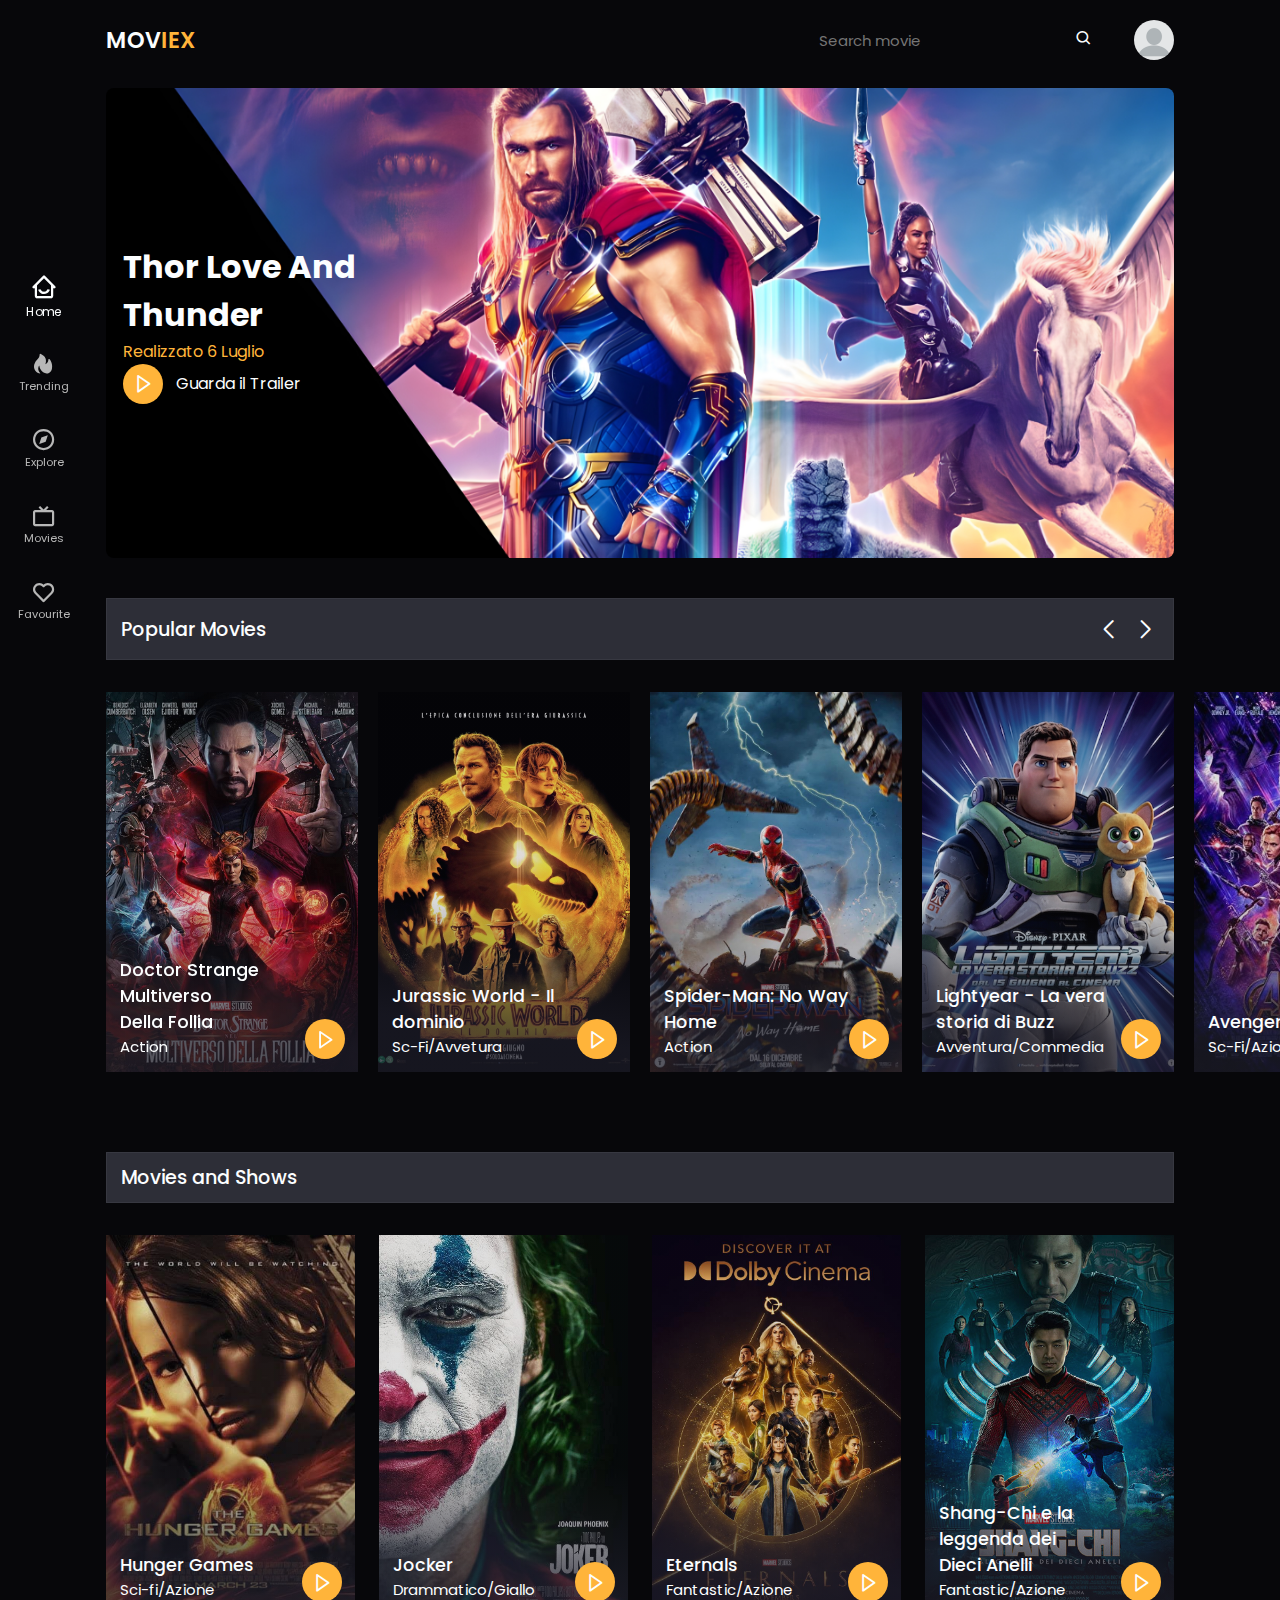
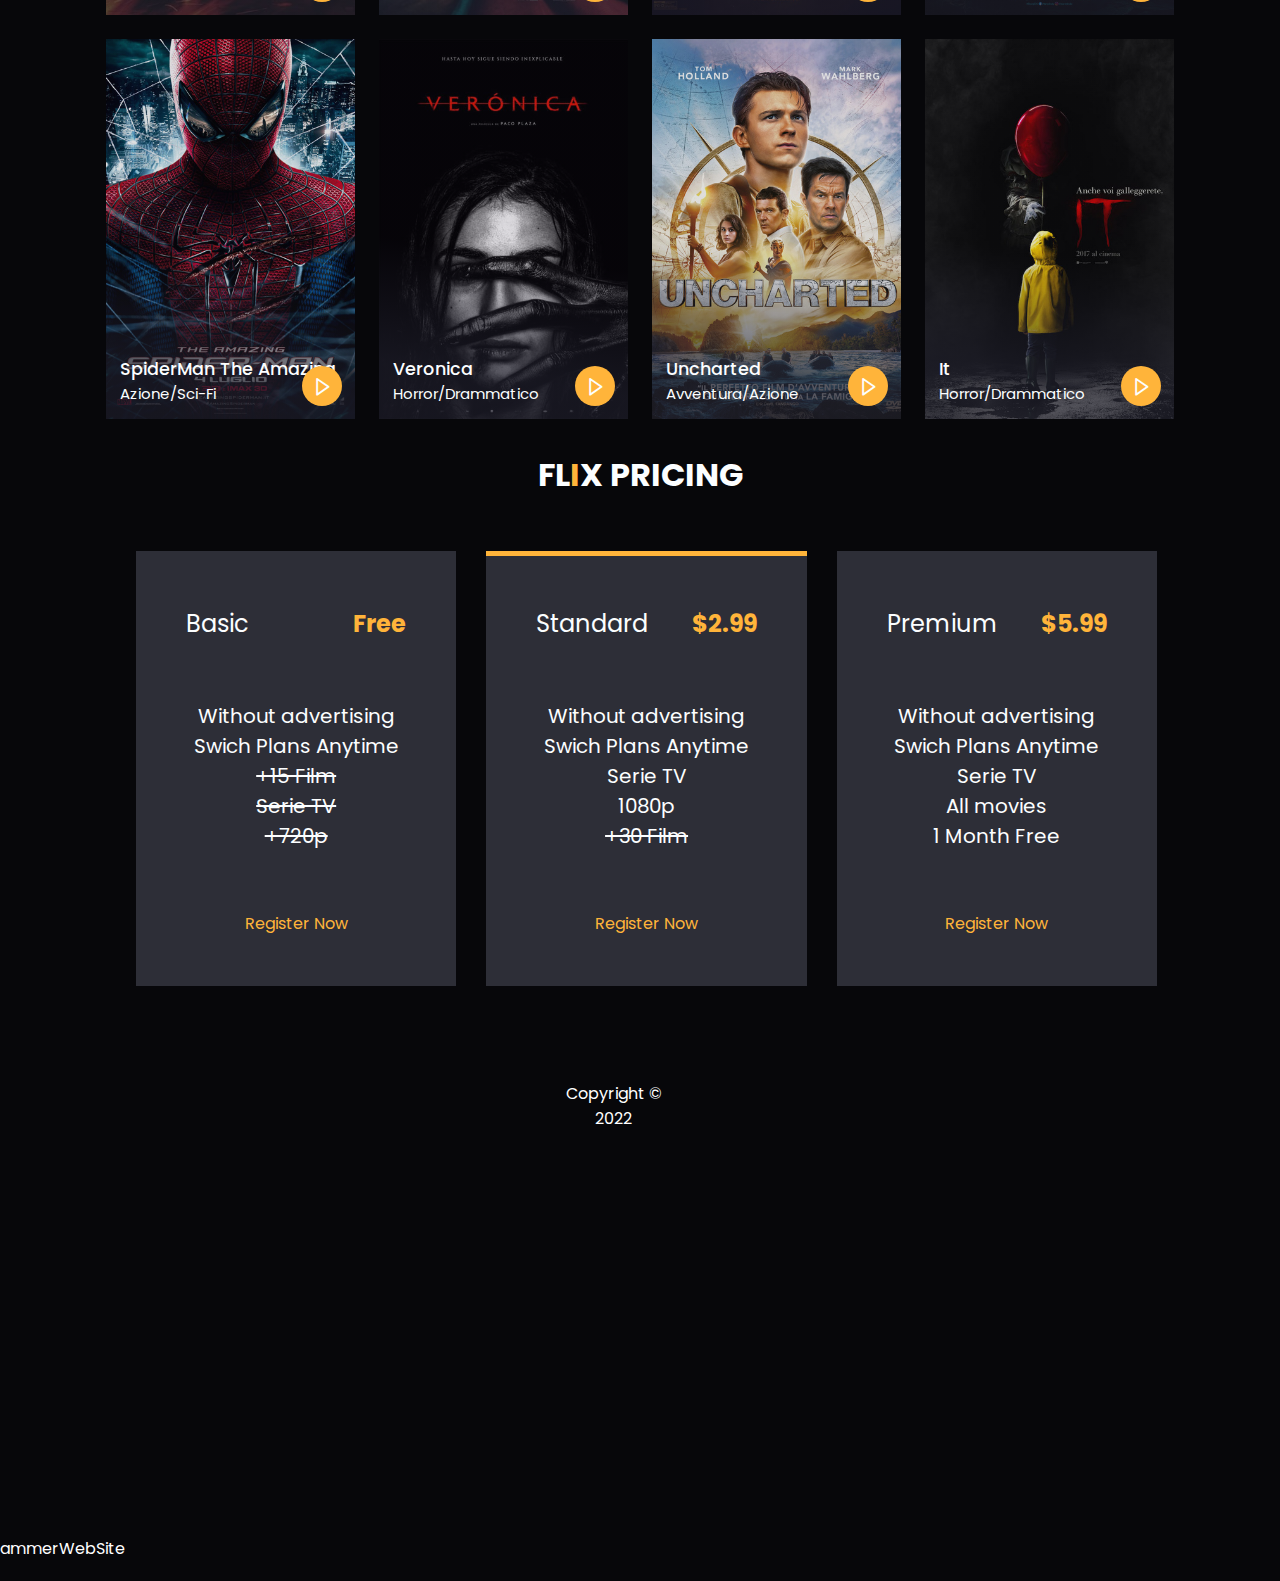
<file: index.html>
<!DOCTYPE html>
<html lang="en">
<head>
  <meta charset="utf-8">
  <meta http-equiv="X-UA-Compatible" content="IE=edge">
  <meta name="viewport" content="widht=device-widht, initial-scale=1.0">
  <title>Moviex Movies</title>
  <!-- Link To Css -->
  <link href="style.css" rel="stylesheet">
  <!-- Link Swiper CSS -->
  <link rel="stylesheet" href="swiper-bundle.min.css">
  <!-- Fav Icon -->
  <link rel="shortcut icon" href="logo.png" type="x-icon">
  <!-- Box Icons -->
  <link href='https://unpkg.com/boxicons@2.1.2/css/boxicons.min.css' rel='stylesheet'>
</head>
<body>
  <!-- Header -->
  <header>
    <!-- Nav -->
    <div class="nav container">
      <!-- Logo -->
      <a href="index.html" class="logo">
        MOv<span>iex</span>
      </a>
      <!-- Search Box -->
      <div class="search-box">
        <input type="search" name="" id="search-input" placeholder="Search movie">
        <i class='bx bx-search'></i>
      </div>
      <!-- User -->
      <a href="#" class="user">
        <img src="immagini/user.png" alt="" class="user-img">
      </a>
      <!-- NavBar -->
      <div class="navbar">
        <a href="#home" class="nav-link nav-active">
          <i class='bx bx-home-smile'></i>
          <span class="nav-link-title">Home</span>
        </a>

        <a href="#home" class="nav-link">
          <i class='bx bxs-hot' ></i>
          <span class="nav-link-title">Trending</span>
        </a>

        <a href="#home" class="nav-link">
          <i class='bx bx-compass' ></i>
          <span class="nav-link-title">Explore</span>
        </a>

        <a href="#home" class="nav-link">
          <i class='bx bx-tv' ></i>
          <span class="nav-link-title">Movies</span>
        </a>

        <a href="#home" class="nav-link">
          <i class='bx bx-heart' ></i>
          <span class="nav-link-title">Favourite</span>
        </a>
    </div>
  </header>
 <!-- Home -->
  <section class="home container" id="home">
    <!-- Home Image --> 
    <img src="immagini/thor4k.jpg" alt="" class="home-img"
    <!-- Home Text -->
    <div class="home-text">
      <h1 class="home-title">Thor Love And <br>Thunder</h1>
      <p> Realizzato 6 Luglio </p>
      <a href="https://youtu.be/5mKjfZHDn_M" class="watch-btn">
        <i class='bx bx-right-arrow'></i>
        <span>Guarda il Trailer</span>
      </a>
    </div>
  </section>
  <!-- Home End -->
  <!-- Popular Section Star -->
  <section class="popular container" id="popular">
    <!-- Heading -->
    <div class="heading">
      <h2 class="heading-title">Popular Movies</h2>
      <!-- Swiper Buttons -->
      <div class="swiper-btn">
        <div class="swiper-button-prev"></div>
        <div class="swiper-button-next"></div>
      </div>
    </div>
    <!-- Content -->
    <div class="popular-content">
      <div class="swiper-wrapper">
        
        <!-- Movies Box 1 -->
        <div class="swiper-slide">
          <div class="movie-box">
            <img src="immagini/dt2.png" alt="" class="movie-box-img">
            <div class="box-text">
              <h2 class="movie-title">Doctor Strange Multiverso <br>Della Follia</h2>
              <span class="movie-type">Action</span>
              <a href="#" class="watch-btn play-btn">
               <i class='bx bx-right-arrow'></i>
              </a>
            </div>
          </div>
        </div> 

        <!-- Movies Box 2 -->
        <div class="swiper-slide">
          <div class="movie-box">
            <img src="immagini/jw.jpeg" alt="" class="movie-box-img">
            <div class="box-text">
              <h2 class="movie-title">Jurassic World - Il dominio</h2>
              <span class="movie-type">Sc-Fi/Avvetura</span>
              <a href="#" class="watch-btn play-btn">
               <i class='bx bx-right-arrow'></i>
              </a>
            </div>
          </div>
        </div> 

        <!-- Movies Box 3 -->
        <div class="swiper-slide">
          <div class="movie-box">
            <img src="immagini/spider.jpeg" alt="" class="movie-box-img">
            <div class="box-text">
              <h2 class="movie-title">Spider-Man: No Way Home</h2>
              <span class="movie-type">Action</span>
              <a href="play-page-spiderman.html" class="watch-btn play-btn">
               <i class='bx bx-right-arrow'></i>
              </a>
            </div>
          </div>
        </div> 

        <!-- Movies Box 4 -->
        <div class="swiper-slide">
          <div class="movie-box">
            <img src="immagini/ly.jpg" alt="" class="movie-box-img">
            <div class="box-text">
              <h2 class="movie-title">Lightyear - La vera storia di Buzz</h2>
              <span class="movie-type">Avventura/Commedia</span>
              <a href="#" class="watch-btn play-btn">
               <i class='bx bx-right-arrow'></i>
              </a>
            </div>
          </div>
        </div>

        <!-- Movies Box 5 -->
        <div class="swiper-slide">
          <div class="movie-box">
            <img src="immagini/avengers.jpg" alt="" class="movie-box-img">
            <div class="box-text">
              <h2 class="movie-title">Avengers: Endgame</h2>
              <span class="movie-type">Sc-Fi/Azione</span>
              <a href="#" class="watch-btn play-btn">
               <i class='bx bx-right-arrow'></i>
              </a>
            </div>
          </div>
        </div>

        <!-- Movies Box 6 -->
        <div class="swiper-slide">
          <div class="movie-box">
            <img src="immagini/batman.jpg" alt="" class="movie-box-img">
            <div class="box-text">
              <h2 class="movie-title">The BatMan</h2>
              <span class="movie-type">Avventura/Azione</span>
              <a href="#" class="watch-btn play-btn">
               <i class='bx bx-right-arrow'></i>
              </a>
            </div>
          </div>
        </div>
          
      </div>
    </div>
  </section>
  <!-- Popular Section End -->
  <!-- Movies Section Start -->
  <section class="movies container" id="movies">
    <!-- Heading -->
    <div class="heading">
      <h2 class="heading-title">Movies and Shows</h2>
    </div>
    <!-- Movie Content -->
    <div class="movies-content">
      <!-- Movies Box 1 -->
      <div class="movie-box">
          <img src="immagini/ung.jpg" alt="" class="movie-box-img">
            <div class="box-text">
              <h2 class="movie-title">Hunger Games</h2>
              <span class="movie-type"> Sci-fi/Azione </span>
              <a href="play-page.html" class="watch-btn play-btn">
               <i class='bx bx-right-arrow'></i>
              </a>
            </div>
      </div>

      <!-- Movies Box 2 -->
      <div class="movie-box">
          <img src="immagini/jocker.jpg" alt="" class="movie-box-img">
            <div class="box-text">
              <h2 class="movie-title">Jocker</h2>
              <span class="movie-type">Drammatico/Giallo</span>
              <a href="play-page2.html" class="watch-btn play-btn">
               <i class='bx bx-right-arrow'></i>
              </a>
            </div>
      </div>

      <!-- Movies Box 3 -->
      <div class="movie-box">
          <img src="immagini/et.jpeg" alt="" class="movie-box-img">
            <div class="box-text">
              <h2 class="movie-title">Eternals</h2>
              <span class="movie-type">Fantastic/Azione</span>
              <a href="#" class="watch-btn play-btn">
               <i class='bx bx-right-arrow'></i>
              </a>
            </div>
      </div>

      <!-- Movies Box 4 -->
      <div class="movie-box">
          <img src="immagini/shang.jpg" alt="" class="movie-box-img">
            <div class="box-text">
              <h2 class="movie-title">Shang-Chi e la leggenda dei <br>Dieci Anelli</h2>
              <span class="movie-type">Fantastic/Azione</span>
              <a href="#" class="watch-btn play-btn">
               <i class='bx bx-right-arrow'></i>
              </a>
            </div>
      </div>

      <!-- Movies Box 5 -->
      <div class="movie-box">
          <img src="immagini/theamazingspider.jpg" alt="" class="movie-box-img">
            <div class="box-text">
              <h2 class="movie-title">SpiderMan The Amazing</h2>
              <span class="movie-type">Azione/Sci-Fi  </span>
              <a href="play-page-theamazing.html" class="watch-btn play-btn">
               <i class='bx bx-right-arrow'></i>
              </a>
            </div>
      </div>

      <!-- Movies Box 6 -->
      <div class="movie-box">
          <img src="immagini/ver.jpg" alt="" class="movie-box-img">
            <div class="box-text">
              <h2 class="movie-title">Veronica</h2>
              <span class="movie-type">Horror/Drammatico</span>
              <a href="play-page6.html" class="watch-btn play-btn">
               <i class='bx bx-right-arrow'></i>
              </a>
            </div>
      </div>

      <!-- Movies Box 7 -->
      <div class="movie-box">
          <img src="immagini/uncharted.jpg" alt="" class="movie-box-img">
            <div class="box-text">
              <h2 class="movie-title">Uncharted</h2>
              <span class="movie-type">Avventura/Azione</span>
              <a href="#" class="watch-btn play-btn">
               <i class='bx bx-right-arrow'></i>
              </a>
            </div>
      </div>

      <!-- Movies Box 8-->
      <div class="movie-box">
          <img src="immagini/it.jpg" alt="" class="movie-box-img">
            <div class="box-text">
              <h2 class="movie-title">It</h2>
              <span class="movie-type">Horror/Drammatico</span>
              <a href="play-page7.html" class="watch-btn play-btn">
               <i class='bx bx-right-arrow'></i>
              </a>
            </div>
      </div>
    </div>
  </section>
  <!-- Movies Section End -->
  <!-- PRICING SECTION -->
  <div class="section">
    <div class="container">
      <div class="pricing">
        <div class="pricing-header">
          Fl<span class="pricing-i">i</span>x pricing
        </div>
        <div class="pricing-list">
          <div class="row">
            <div class="col -4 col-md-12 col-sm-12">
              <div class="pricing-box">
                <div class="pricing-box-header">
                  <div class="pricing-name">
                    Basic
                  </div>
                  <div class="pricing-price">
                    Free
                  </div>
                </div>
                <div class="pricing-box-content">
                  <p>Without advertising</p>
                  <p>Swich Plans Anytime</p>
                  <p><del>+15 Film</del></p>
                  <p><del>Serie TV</del></p>
                  <p><del>+720p</del></p>
                </div>
                <div class="pricing-box-action">
                  <a href="#" class="btn btn-hover">
                    <span>Register Now</span>
                  </a>
                </div>
              </div>
            </div>
            <div class="col -4 col-md-12 col-sm-12"></div>
            <div class="pricing-box hightlight">
              <div class="pricing-box-header">
                <div class="pricing-name">
                  Standard
                </div>
                <div class="pricing-price">
                  $2.99
                </div>
              </div>
              <div class="pricing-box-content">
                <p>Without advertising</p>
                <p>Swich Plans Anytime</p>
                <p>Serie TV</p>
                <p>1080p</p>
                <p><del>+30 Film</del></p>
              </div>
              <div class="pricing-box-action">
                <a href="pago.html" class="btn btn-hover">
                  <span>Register Now</span>
                </a>
              </div>
            </div>
            <div class="col -4 col-md-12 col-sm-12"></div>
            <div class="pricing-box">
              <div class="pricing-box-header">
                <div class="pricing-name">
                  Premium
                </div>
                <div class="pricing-price">
                  $5.99
                </div>
              </div>
              <div class="pricing-box-content">
                <p>Without advertising</p>
                <p>Swich Plans Anytime</p>
                <p>Serie TV</p>
                <p>All movies</p>
                <p>1 Month Free</p>
              </div>
              <div class="pricing-box-action">
                <a href="#" class="btn btn-hover">
                  <span>Register Now</span>
                </a>
              </div>
            </div>
          </div>
        </div>
      </div>
    </div>
  </div>
  <!-- Copyright -->
  <footer style="background:#07070A; padding: 20px 10px; color: #fff; text-align: center; translate: -600px 530px;">
    <p>Copyright © 2022 ProgrammerWebSite</p>
  </footer>

  <!-- Link Swiper JS -->
  <script src="swiper-bundle.min2.js"></script>
  <!-- Link To Js -->
  <script src="main.js"></script>
</body>
</html>
</file>
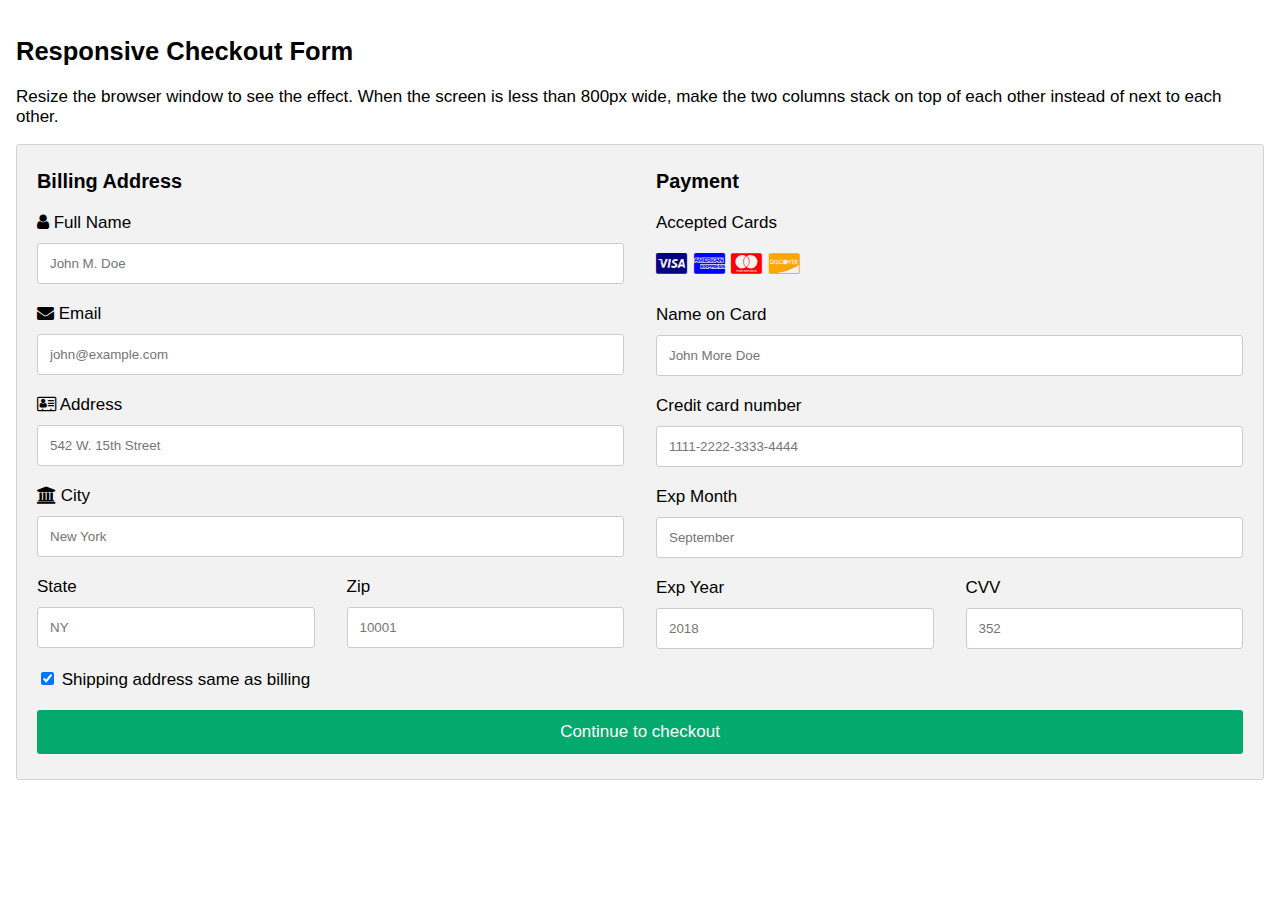
<file: pago.html>
<!DOCTYPE html>
<html>
<head>
<meta name="viewport" content="width=device-width, initial-scale=1">
<link rel="stylesheet" href="https://cdnjs.cloudflare.com/ajax/libs/font-awesome/4.7.0/css/font-awesome.min.css">
<style>
body {
  font-family: Arial;
  font-size: 17px;
  padding: 8px;
}

* {
  box-sizing: border-box;
}

.row {
  display: -ms-flexbox; /* IE10 */
  display: flex;
  -ms-flex-wrap: wrap; /* IE10 */
  flex-wrap: wrap;
  margin: 0 -16px;
}

.col-25 {
  -ms-flex: 25%; /* IE10 */
  flex: 25%;
}

.col-50 {
  -ms-flex: 50%; /* IE10 */
  flex: 50%;
}

.col-75 {
  -ms-flex: 75%; /* IE10 */
  flex: 75%;
}

.col-25,
.col-50,
.col-75 {
  padding: 0 16px;
}

.container {
  background-color: #f2f2f2;
  padding: 5px 20px 15px 20px;
  border: 1px solid lightgrey;
  border-radius: 3px;
}

input[type=text] {
  width: 100%;
  margin-bottom: 20px;
  padding: 12px;
  border: 1px solid #ccc;
  border-radius: 3px;
}

label {
  margin-bottom: 10px;
  display: block;
}

.icon-container {
  margin-bottom: 20px;
  padding: 7px 0;
  font-size: 24px;
}

.btn {
  background-color: #04AA6D;
  color: white;
  padding: 12px;
  margin: 10px 0;
  border: none;
  width: 100%;
  border-radius: 3px;
  cursor: pointer;
  font-size: 17px;
}

.btn:hover {
  background-color: #45a049;
}

a {
  color: #2196F3;
}

hr {
  border: 1px solid lightgrey;
}

span.price {
  float: right;
  color: grey;
}

/* Responsive layout - when the screen is less than 800px wide, make the two columns stack on top of each other instead of next to each other (also change the direction - make the "cart" column go on top) */
@media (max-width: 800px) {
  .row {
    flex-direction: column-reverse;
  }
  .col-25 {
    margin-bottom: 20px;
  }
}
</style>
</head>
<body>

<h2>Responsive Checkout Form</h2>
<p>Resize the browser window to see the effect. When the screen is less than 800px wide, make the two columns stack on top of each other instead of next to each other.</p>
<div class="row">
  <div class="col-75">
    <div class="container">
      <form action="/action_page.php">
      
        <div class="row">
          <div class="col-50">
            <h3>Billing Address</h3>
            <label for="fname"><i class="fa fa-user"></i> Full Name</label>
            <input type="text" id="fname" name="firstname" placeholder="John M. Doe">
            <label for="email"><i class="fa fa-envelope"></i> Email</label>
            <input type="text" id="email" name="email" placeholder="john@example.com">
            <label for="adr"><i class="fa fa-address-card-o"></i> Address</label>
            <input type="text" id="adr" name="address" placeholder="542 W. 15th Street">
            <label for="city"><i class="fa fa-institution"></i> City</label>
            <input type="text" id="city" name="city" placeholder="New York">

            <div class="row">
              <div class="col-50">
                <label for="state">State</label>
                <input type="text" id="state" name="state" placeholder="NY">
              </div>
              <div class="col-50">
                <label for="zip">Zip</label>
                <input type="text" id="zip" name="zip" placeholder="10001">
              </div>
            </div>
          </div>

          <div class="col-50">
            <h3>Payment</h3>
            <label for="fname">Accepted Cards</label>
            <div class="icon-container">
              <i class="fa fa-cc-visa" style="color:navy;"></i>
              <i class="fa fa-cc-amex" style="color:blue;"></i>
              <i class="fa fa-cc-mastercard" style="color:red;"></i>
              <i class="fa fa-cc-discover" style="color:orange;"></i>
            </div>
            <label for="cname">Name on Card</label>
            <input type="text" id="cname" name="cardname" placeholder="John More Doe">
            <label for="ccnum">Credit card number</label>
            <input type="text" id="ccnum" name="cardnumber" placeholder="1111-2222-3333-4444">
            <label for="expmonth">Exp Month</label>
            <input type="text" id="expmonth" name="expmonth" placeholder="September">
            <div class="row">
              <div class="col-50">
                <label for="expyear">Exp Year</label>
                <input type="text" id="expyear" name="expyear" placeholder="2018">
              </div>
              <div class="col-50">
                <label for="cvv">CVV</label>
                <input type="text" id="cvv" name="cvv" placeholder="352">
              </div>
            </div>
          </div>
          
        </div>
        <label>
          <input type="checkbox" checked="checked" name="sameadr"> Shipping address same as billing
        </label>
        <input type="submit" value="Continue to checkout" class="btn">
      </form>
    </div>
  </div>

</div>

</body>
</html>

  </header>
</file>
<file: style.css>
/* Google Fonts */
@import url('https://fonts.googleapis.com/css2?family=Poppins:wght@400;600;700&family=Teko:wght@500&display=swap');
*{
  font-family: 'Poppins', sans-serif;
  margin: 0;
  padding: 0;
  scroll-behavior: smooth;
  box-sizing: border-box;
  scroll-padding-top: 2rem;
}
/* Some Varibles */ 
:root{
  --main-color: #ffb43a;
  --hover-color: hsl(36, 93%, 27%);
  --body-color: #1e1e2a;
  --container-color: #2d2e37;
  --text-color: #fcfeff;
}
a{
  text-decoration: none;
}
li{
  list-style: none;
}
section{
  padding: 3rem 0 2rem;
}
img{
  width: 100%;
}
.bx{
  cursor: pointer;
}
body{
  background: #07070a;
  color: var(--text-color);
}
.container{
  max-width: 1068px;
  margin: auto;
  width: 100%;
}
header{
  position: fixed;
  top: 0;
  left: 0;
  width: 100%;
  background: #07070a;
  z-index: 100;
}
/* Nav */ 
.nav{
  display: flex;
  align-items: center;
  justify-content: center;
  padding: 20px 0;
}
/* Logo */ 
.logo{
  font-size: 1.4rem;
  color: var(--text-color);
  font-weight: 600;
  text-transform: uppercase;
  margin: 0 auto 0 0;
}
.logo span{
  color: var(--main-color);
}
/* Search Box*/ 
.search box{
  max-width: 240px;
  width: 100%;
  display: flex;
  align-items: center;
  column-gap: 0.7rem;
  padding: 8px 15px;
  background: #2d2e37;
  border-radius: 4rem;
  margin-right: 1rem;
}
.search-box .bx{
  font-size: 1.1rem;
}
.search-box .bx:hover{
  color: #ffb43a;
}
#search-input{
  width: 80%;
  border: none;
  outline: none;
  color: #fcfeff;
  background: transparent;
  font-size: 0.938rem;
}
/* User */ 
.user{
  display: flex;
}
.user-img{
  width: 40px;
  height: 40px;
  border-radius: 50%;
  object-fit: cover;
  object-position: center;
}
/* NavBar*/ 
.navbar{
  position: fixed;
  top: 50%;
  transform: translateY(-50%);
  left: 18px;
  display: flex;
  flex-direction: column;
  row-gap: 2.1rem;
}
.nav-link{
  display: flex;
  flex-direction: column;
  align-items: center;
  color: #b7b7b7;
}
.nav-link:hover,
.nav-active{
  color: var(--text-color);
  transition: 0.3s all linear;
  transform: scale(1.1);
}
.nav-link .bx{
  font-size: 1.6rem;
}
.nav-link-title{
  font-size: 0.7rem;
}
/* Home */ 
.home{
  position: relative;
  min-height: 470px;
  display: flex;
  align-items: center;
  margin-top: 5rem !important;
  border-radius: 0.5rem;
}
.home-img{
  position: absolute;
  width: 100%;
  height: 100%;
  z-index: -1;
  object-fit: cover;
  border-radius: 0.5rem;
  background: linear-gradient(0deg, rgba(0,0,0,.2), rgba(0,0,0, 0.9)), 
}
.home-text{
  padding-left: 17px;
}
.home-text p{
  margin: 10px0 20px;
  color: var(--main-color);
}
.watch-btn{
  display: flex;
  align-items: center;
  column-gap: 0.8rem;
  color: var(--text-color);
}
.watch-btn .bx{
  font-size: 21px;
  background: var(--main-color);
  width: 40px;
  height: 40px;
  border-radius: 50%;
  display: flex;
  align-items: center;
  justify-content: center;
}
.watch-btn .bx:hover{
  background: var(--hover-color);
}
.watch-btn span{
  font-size: 1rem;
  font-weight: 400;
}
/* Heading */ 
.heading {
  display: flex;
  align-items: center;
  justify-content: space-between;
  background: var(--container-color);
  padding: 8px 14px;
  border: 1px solid hsl(200 100% 99% / 5%);
  margin-bottom: 2rem;
}
.heading-title{
  font-size: 1.2rem;
  font-weight: 500;
}
/* Movie Box */ 
.movie-box{
  position: relative;
  width: 100%;
  height: 380px;
  overflow: hidden;
}
.movie-box-img{
  width: 100%;
  height: 100%;
  object-fit: cover;
}
.movie-box .box-text{
  position: absolute;
  bottom: 0;
  left: 0;
  width: 100%;
  height: 100%;
  display: flex;
  flex-direction: column;
  justify-content: flex-end;
  padding: 14px;
  background: linear-gradient(
    8deg, 
    hsl(240 17% 14% / 74%) 14%,
    hsl(240 17% 14% / 14%) 44%
  );
  overflow: hidden;
  }
.movie-title{
  font-size: 1.1rem;
  font-weight: 500;
}
.movie-type{
  font-size: 0.938rem;
}
.play-btn{
  position: absolute;
  bottom: 0.8rem;
  right: 0.8rem;
}
/* Swiper Btns */ 
.swiper-btn{
  display: flex;
}
.swiper-button-next,.swiper-button-prev{
  position: static !important;
  margin: 0 0 0 10px !important;
}
.swiper-button-next::after,
.swiper-button-prev::after {
  color: var(--text-color);
  font-size: 18px !important;
  font-weight: 700;
}
/* Movies */ 
.movies .heading{
  padding: 10px 14px;
}
.movies-content{
  display: grid;
  grid-template-columns: repeat(auto-fit, minmax(247px, 1fr));
  gap: 1.5rem;
}
.movies-content .movie-box:hover .movie-box-img{
  transform: scale(1.1);
  transition: o.5s;
}

/* Pricing */ 
.pricing-header{
  margin-bottom: 2rem;
  text-align: center;
  font-size: 2rem;
  font-weight: 700;
  text-transform: uppercase;
}
.pricing-box{
  padding: 50px;
  margin: 20px 0;
  width: 30%;
  height: 30%;
  float:left; 
  margin-left: 30px;
  background-color: var(--container-color);
  border-top: 5px solid transparent;
  transition: transform .3s ease-in-out;
  
}
.pricing-box:hover{
  transform: translateY(-20px);
}
.pricing-box.hightlight{
  border-top: 5px solid var(--main-color);
}
.pricing-box-header{
  display: flex;
  align-items: center;
  justify-content: space-between;
  font-size: 1.5rem;
}
.pricing-price{
  font-weight: 700;
  color: var(--main-color);
}
.pricing-price span{
  font-size: 1rem;
}
.pricing-box-content{
  text-align: center;
  margin-top: 60px;
  font-size: 1.25rem;
}
.pricing-box-action{
  text-align: center;
  margin-top: 60px;
}
.pricing-i{
  color: var(--main-color);
}
.btn-hover{
  color: var(--main-color);
}

/* Play Container */ 
.play-container{
  position: relative;
  min-height: 540px;
  margin-top: 5rem !important;
}
.play-img{
  position: absolute;
  width: 100%;
  height: 100%;
  object-fit: cover;
  object-position: center;
  z-index: -1;
}
.play-text{
  position: absolute;
  bottom: 0;
  left: 0;
  width: 100%;
  height: 100%;
  display: flex;
  flex-direction: column;
  justify-content: flex-end;
  padding: 40px;
  background: linear-gradient(
    8deg, 
    hsl(240 17% 14% / 74%) 14%,
    hsl(240 17% 14% / 14%) 44%
  );
}
.play-text h2{
  font-size: 1.5rem;
  font-weight: 600;
}
.rating{
  display: flex;
  align-items: center;
  column-gap: 2px;
  font-size: 1.1rem;
  color: var(--main-color);
  margin-top: 4px;
}
.tags{
  display: flex;
  align-items: center;
  column-gap: 8px;
  margin: 1rem 0;
}
.tags span{
  background: var(--container-color);
  padding: 0 4px;
}
.play-movie{
  position: absolute;
  bottom: 2rem;
  right: 48rem;
  display: flex !important;
  align-items: center;
  justify-content: center;
  width: 45px;
  height: 45px;
  border-radius: 50%;
  background: var(--main-color);
  font-size: 24px;
  animation: animate 2s linear infinite;
}
@keyframes animate{
  0%{
    box-shadow: 0 0 0 0 rgb(255, 180, 58, 0.7);
  }
  40%{
    box-shadow: 0 0 0 50px rgb(255, 193, 7, 0);
  }
  80%{
    box-shadow: 0 0 0 50px  rgb(255, 193, 7, 0);
  }
  100%{
    box-shadow: 0 0 0 rgb(255, 193, 7, 0);
  }
}
/* Video Container */ 
.video-container{
  position: fixed;
  top: 0;
  left: 0;
  display: none;
  align-items: center;
  justify-content: center;
  width: 100%;
  height: 100%;
  background: hsl(234 10% 20% / 60%);
  z-index: 400;
}
.video-container.show-video{
  display: flex;
}
.video-box{
  position: relative;
  width: 82%;
}
.video-box #myvideo {
  width: 100%;
  aspect-ratio: 16/9;
}
.close-video{
  position: absolute;
  top: -3rem;
  right: 0;
  font-size: 40px;
  color: var(--main-color);
}
/* Abuot Movie */ 
.about-movie{
  margin-top: 2rem;
}
.about-movie h2{
  font-size: 1.4rem;
  font-weight: 600;
  color: var(--main-color);
}

/* Download */ 
.download{
  max-width: 800px;
  width: 1005;
  margin: auto;
  display: grid;
  justify-content: center;
  margin-top: 2rem;
}
.download-title{
  text-align: center;
  font-size: 1.4rem;
  font-weight: 500;
  margin: 1.6rem 0;
  color: var(--main-color);
}
.download-links{
  display: grid;
  grid-template-columns: repeat(3 ,1fr);
  gap: 10px;
  margin-bottom: 2rem;
}
.download-links a{
  text-align: center;
  background: var(--main-color);
  padding: 12px 24px;
  color: var(--body-color);
  letter-spacing: 1px;
  font-weight: 500;
}
.download-links a:hover{
  background: var(--hover-color);
}

/* Responsive */ 
@media (max-widht: 1170px){
 .navbar {
   bottom: 0;
   left: 0;
   right: 0;
   top: auto;
   transform: translateY(0);
   flex-direction: row;
   justify-content: space-evenly;
   row-gap: 1px;
   padding: 10px;
   border-top: 1px solid hsl(200 100% 99% / 5%);
   background: linear-gradient(
     8deg,
     hsl(240 17% 14% / 100%) 5%,
     hsl(240 17% 14% / 90%) 100%
   );
 }
}
</file>
